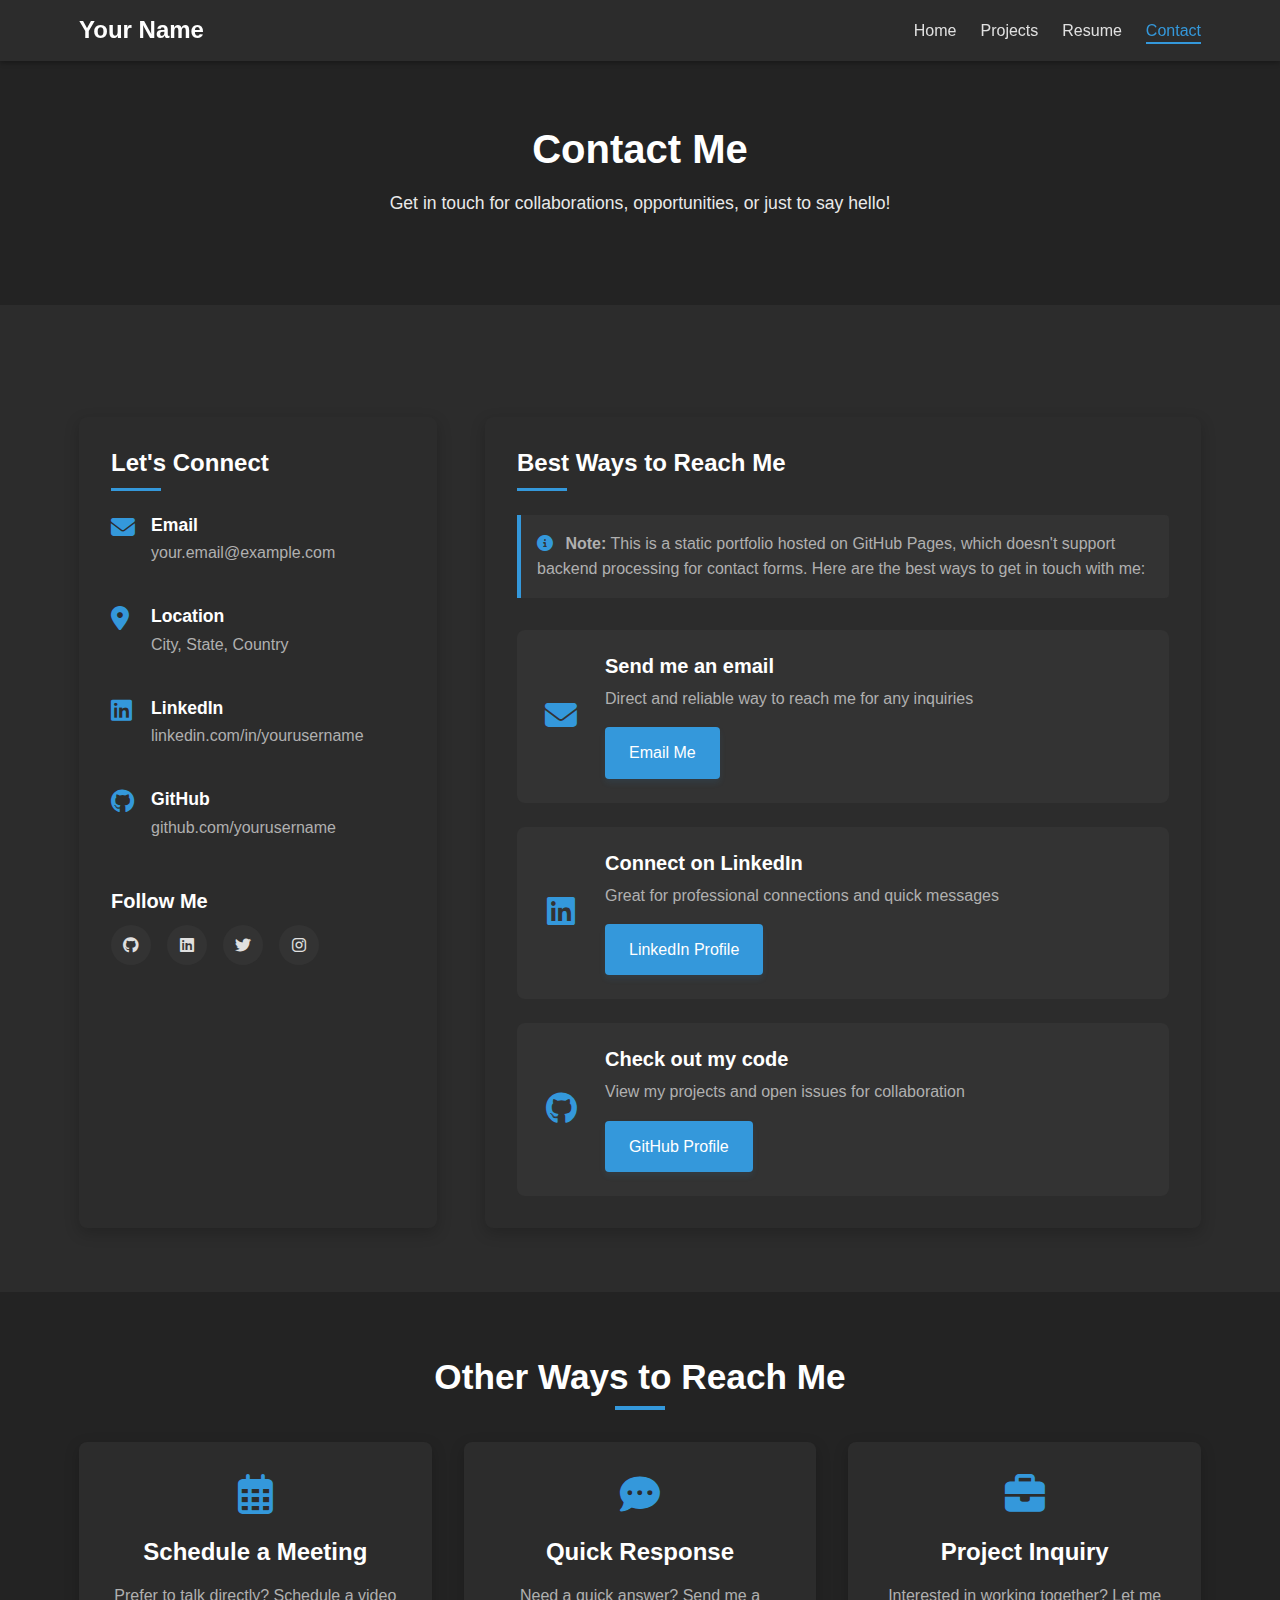
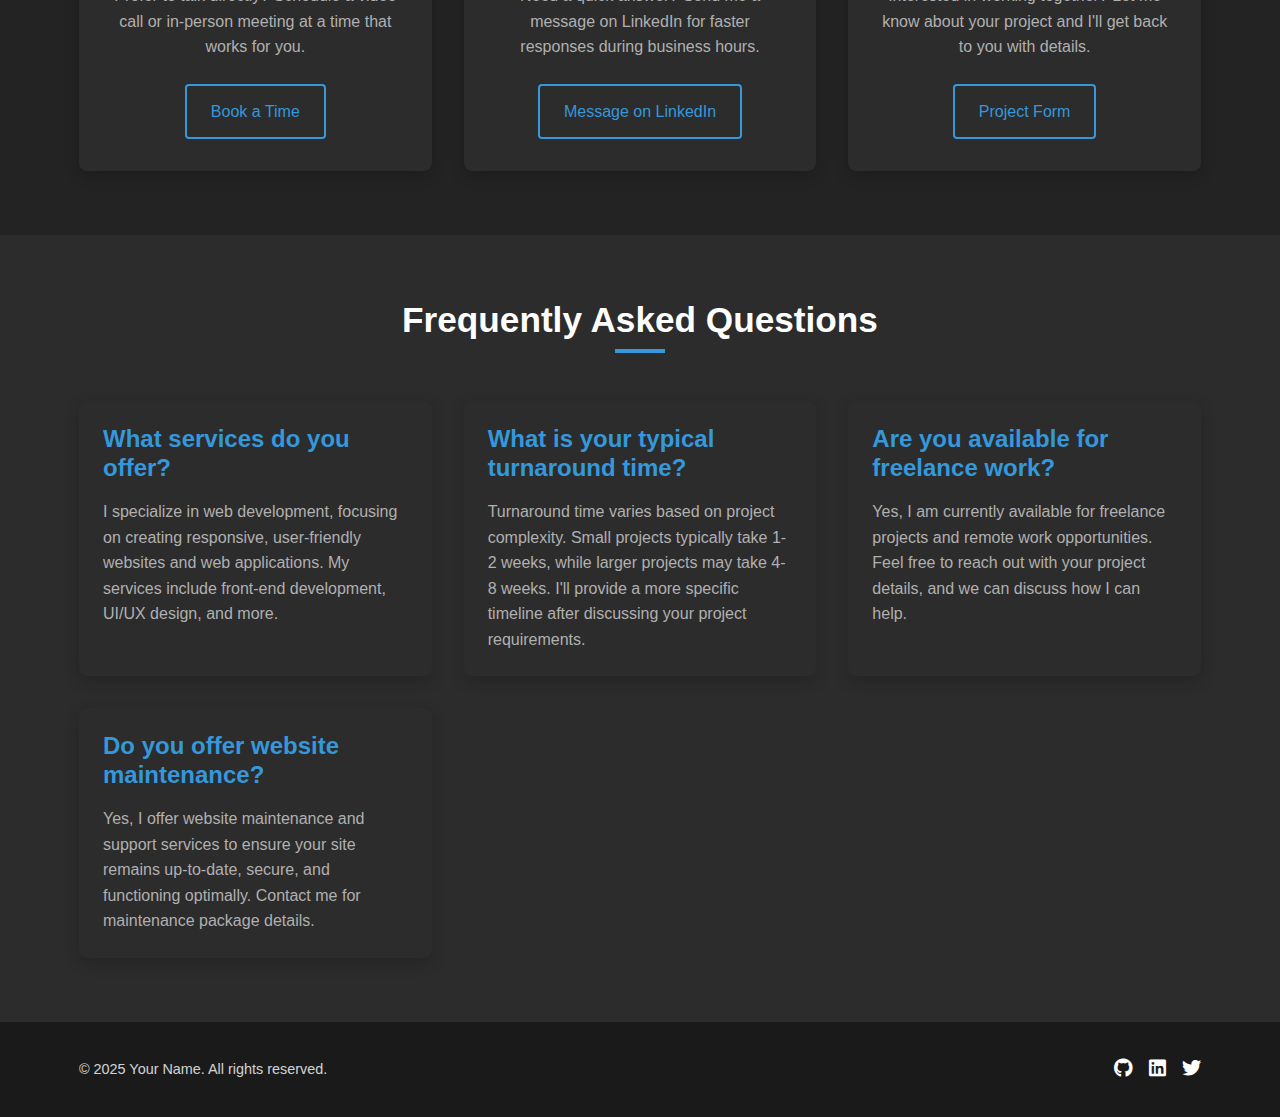
<file: pages/contact.html>
<!DOCTYPE html>
<html lang="en">
<head>
    <!-- Basic meta tags for proper rendering and SEO -->
    <meta charset="UTF-8">
    <meta name="viewport" content="width=device-width, initial-scale=1.0">
    <meta http-equiv="X-UA-Compatible" content="ie=edge">
    
    <!-- Title that appears in the browser tab -->
    <title>My Portfolio | Contact</title>
    
    <!-- Link to the stylesheet -->
    <link rel="stylesheet" href="../css/styles.css">
    
    <!-- Font Awesome for icons (from CDN) -->
    <link rel="stylesheet" href="https://cdnjs.cloudflare.com/ajax/libs/font-awesome/6.4.0/css/all.min.css">
</head>
<body>
    <!-- Header section with navigation -->
    <header>
        <div class="container">
            <!-- Your Name/Logo -->
            <div class="logo">
                <h1>Your Name</h1>
            </div>
            
            <!-- Navigation Menu -->
            <nav>
                <ul>
                    <li><a href="../index.html">Home</a></li>
                    <li><a href="projects.html">Projects</a></li>
                    <li><a href="resume.html">Resume</a></li>
                    <li><a href="contact.html" class="active">Contact</a></li>
                </ul>
            </nav>
        </div>
    </header>

    <!-- Main content area -->
    <main>
        <!-- Contact section header -->
        <section class="page-header">
            <div class="container">
                <h2>Contact Me</h2>
                <p>Get in touch for collaborations, opportunities, or just to say hello!</p>
            </div>
        </section>

        <!-- Contact information and form -->
        <section class="contact-section">
            <div class="container">
                <!-- Contact grid layout -->
                <div class="contact-grid">
                    <!-- Contact information -->
                    <div class="contact-info">
                        <h3>Let's Connect</h3>
                        
                        <div class="info-item">
                            <i class="fas fa-envelope"></i>
                            <div>
                                <h4>Email</h4>
                                <p><a href="mailto:your.email@example.com">your.email@example.com</a></p>
                            </div>
                        </div>
                        
                        <div class="info-item">
                            <i class="fas fa-map-marker-alt"></i>
                            <div>
                                <h4>Location</h4>
                                <p>City, State, Country</p>
                            </div>
                        </div>
                        
                        <div class="info-item">
                            <i class="fab fa-linkedin"></i>
                            <div>
                                <h4>LinkedIn</h4>
                                <p><a href="https://linkedin.com/in/yourusername" target="_blank">linkedin.com/in/yourusername</a></p>
                            </div>
                        </div>
                        
                        <div class="info-item">
                            <i class="fab fa-github"></i>
                            <div>
                                <h4>GitHub</h4>
                                <p><a href="https://github.com/yourusername" target="_blank">github.com/yourusername</a></p>
                            </div>
                        </div>
                        
                        <div class="social-media">
                            <h4>Follow Me</h4>
                            <div class="social-icons">
                                <a href="https://github.com/yourusername" target="_blank"><i class="fab fa-github"></i></a>
                                <a href="https://linkedin.com/in/yourusername" target="_blank"><i class="fab fa-linkedin"></i></a>
                                <a href="https://twitter.com/yourusername" target="_blank"><i class="fab fa-twitter"></i></a>
                                <a href="https://instagram.com/yourusername" target="_blank"><i class="fab fa-instagram"></i></a>
                            </div>
                        </div>
                    </div>
                    
                    <!-- Best Ways to Contact section -->
                    <div class="contact-form">
                        <h3>Best Ways to Reach Me</h3>
                        
                        <!-- Note about contact form -->
                        <div class="note-box">
                            <p><i class="fas fa-info-circle"></i> <strong>Note:</strong> This is a static portfolio hosted on GitHub Pages, which doesn't support backend processing for contact forms. Here are the best ways to get in touch with me:</p>
                        </div>
                        
                        <div class="contact-options">
                            <!-- Email Option -->
                            <div class="contact-option">
                                <div class="contact-option-icon">
                                    <i class="fas fa-envelope"></i>
                                </div>
                                <div class="contact-option-details">
                                    <h4>Send me an email</h4>
                                    <p>Direct and reliable way to reach me for any inquiries</p>
                                    <a href="mailto:your.email@example.com" class="btn primary-btn">Email Me</a>
                                </div>
                            </div>
                            
                            <!-- LinkedIn Option -->
                            <div class="contact-option">
                                <div class="contact-option-icon">
                                    <i class="fab fa-linkedin"></i>
                                </div>
                                <div class="contact-option-details">
                                    <h4>Connect on LinkedIn</h4>
                                    <p>Great for professional connections and quick messages</p>
                                    <a href="https://linkedin.com/in/yourusername" target="_blank" class="btn primary-btn">LinkedIn Profile</a>
                                </div>
                            </div>
                            
                            <!-- GitHub Option -->
                            <div class="contact-option">
                                <div class="contact-option-icon">
                                    <i class="fab fa-github"></i>
                                </div>
                                <div class="contact-option-details">
                                    <h4>Check out my code</h4>
                                    <p>View my projects and open issues for collaboration</p>
                                    <a href="https://github.com/yourusername" target="_blank" class="btn primary-btn">GitHub Profile</a>
                                </div>
                            </div>
                        </div>
                        
                        <!-- Comment explaining how to implement a working form -->
                        <!--
                        IMPLEMENTATION NOTE FOR STUDENTS:
                        
                        To create a working contact form, you'll need one of these options:
                        
                        1. A backend server to process form submissions (PHP, Node.js, etc.)
                        2. A form submission service like Formspree (https://formspree.io)
                        3. Netlify Forms if you host on Netlify (https://www.netlify.com/products/forms/)
                        
                        Example implementation with Formspree:
                        
                        <form action="https://formspree.io/f/your-form-id" method="POST">
                            <div class="form-group">
                                <label for="name">Name</label>
                                <input type="text" id="name" name="name" required>
                            </div>
                            
                            <div class="form-group">
                                <label for="email">Email</label>
                                <input type="email" id="email" name="email" required>
                            </div>
                            
                            <div class="form-group">
                                <label for="message">Message</label>
                                <textarea id="message" name="message" rows="5" required></textarea>
                            </div>
                            
                            <button type="submit" class="btn primary-btn">Send Message</button>
                        </form>
                        -->
                    </div>
                </div>
            </div>
        </section>

        <!-- Alternative contact methods section -->
        <section class="alternative-contact">
            <div class="container">
                <h2 class="section-title">Other Ways to Reach Me</h2>
                
                <div class="contact-methods">
                    <!-- Scheduling -->
                    <div class="contact-method-card">
                        <i class="far fa-calendar-alt"></i>
                        <h3>Schedule a Meeting</h3>
                        <p>Prefer to talk directly? Schedule a video call or in-person meeting at a time that works for you.</p>
                        <a href="#" class="btn secondary-btn">Book a Time</a>
                    </div>
                    
                    <!-- Quick Response -->
                    <div class="contact-method-card">
                        <i class="fas fa-comment-dots"></i>
                        <h3>Quick Response</h3>
                        <p>Need a quick answer? Send me a message on LinkedIn for faster responses during business hours.</p>
                        <a href="https://linkedin.com/in/yourusername" target="_blank" class="btn secondary-btn">Message on LinkedIn</a>
                    </div>
                    
                    <!-- Project Inquiry -->
                    <div class="contact-method-card">
                        <i class="fas fa-briefcase"></i>
                        <h3>Project Inquiry</h3>
                        <p>Interested in working together? Let me know about your project and I'll get back to you with details.</p>
                        <a href="#" class="btn secondary-btn" onclick="scrollToContactForm(); return false;">Project Form</a>
                    </div>
                </div>
            </div>
        </section>

        <!-- FAQ Section -->
        <section class="faq-section">
            <div class="container">
                <h2 class="section-title">Frequently Asked Questions</h2>
                
                <div class="faq-grid">
                    <!-- FAQ Item 1 -->
                    <div class="faq-item">
                        <h3>What services do you offer?</h3>
                        <p>I specialize in web development, focusing on creating responsive, user-friendly websites and web applications. My services include front-end development, UI/UX design, and more.</p>
                    </div>
                    
                    <!-- FAQ Item 2 -->
                    <div class="faq-item">
                        <h3>What is your typical turnaround time?</h3>
                        <p>Turnaround time varies based on project complexity. Small projects typically take 1-2 weeks, while larger projects may take 4-8 weeks. I'll provide a more specific timeline after discussing your project requirements.</p>
                    </div>
                    
                    <!-- FAQ Item 3 -->
                    <div class="faq-item">
                        <h3>Are you available for freelance work?</h3>
                        <p>Yes, I am currently available for freelance projects and remote work opportunities. Feel free to reach out with your project details, and we can discuss how I can help.</p>
                    </div>
                    
                    <!-- FAQ Item 4 -->
                    <div class="faq-item">
                        <h3>Do you offer website maintenance?</h3>
                        <p>Yes, I offer website maintenance and support services to ensure your site remains up-to-date, secure, and functioning optimally. Contact me for maintenance package details.</p>
                    </div>
                </div>
            </div>
        </section>
    </main>

    <!-- Footer section -->
    <footer>
        <div class="container">
            <div class="footer-content">
                <!-- Copyright information -->
                <div class="copyright">
                    <p>&copy; 2025 Your Name. All rights reserved.</p>
                </div>
                
                <!-- Social media links -->
                <div class="social-links">
                    <!-- Add your social media profiles here -->
                    <a href="https://github.com/yourusername" target="_blank" aria-label="GitHub"><i class="fab fa-github"></i></a>
                    <a href="https://linkedin.com/in/yourusername" target="_blank" aria-label="LinkedIn"><i class="fab fa-linkedin"></i></a>
                    <a href="https://twitter.com/yourusername" target="_blank" aria-label="Twitter"><i class="fab fa-twitter"></i></a>
                    <!-- Add more social links as needed -->
                </div>
            </div>
        </div>
    </footer>

    <!-- Link to JavaScript file -->
    <script src="../js/scripts.js"></script>
    
    <!-- Additional JavaScript for the contact page -->
    <script>
        // Function to scroll to the contact form
        function scrollToContactForm() {
            const contactForm = document.querySelector('.contact-form');
            if (contactForm) {
                contactForm.scrollIntoView({ behavior: 'smooth' });
                
                // Optional: Highlight the form by adding a class
                contactForm.classList.add('highlight');
                
                // Remove highlight class after animation
                setTimeout(function() {
                    contactForm.classList.remove('highlight');
                }, 1500);
            }
        }
    </script>
</body>
</html>
</file>
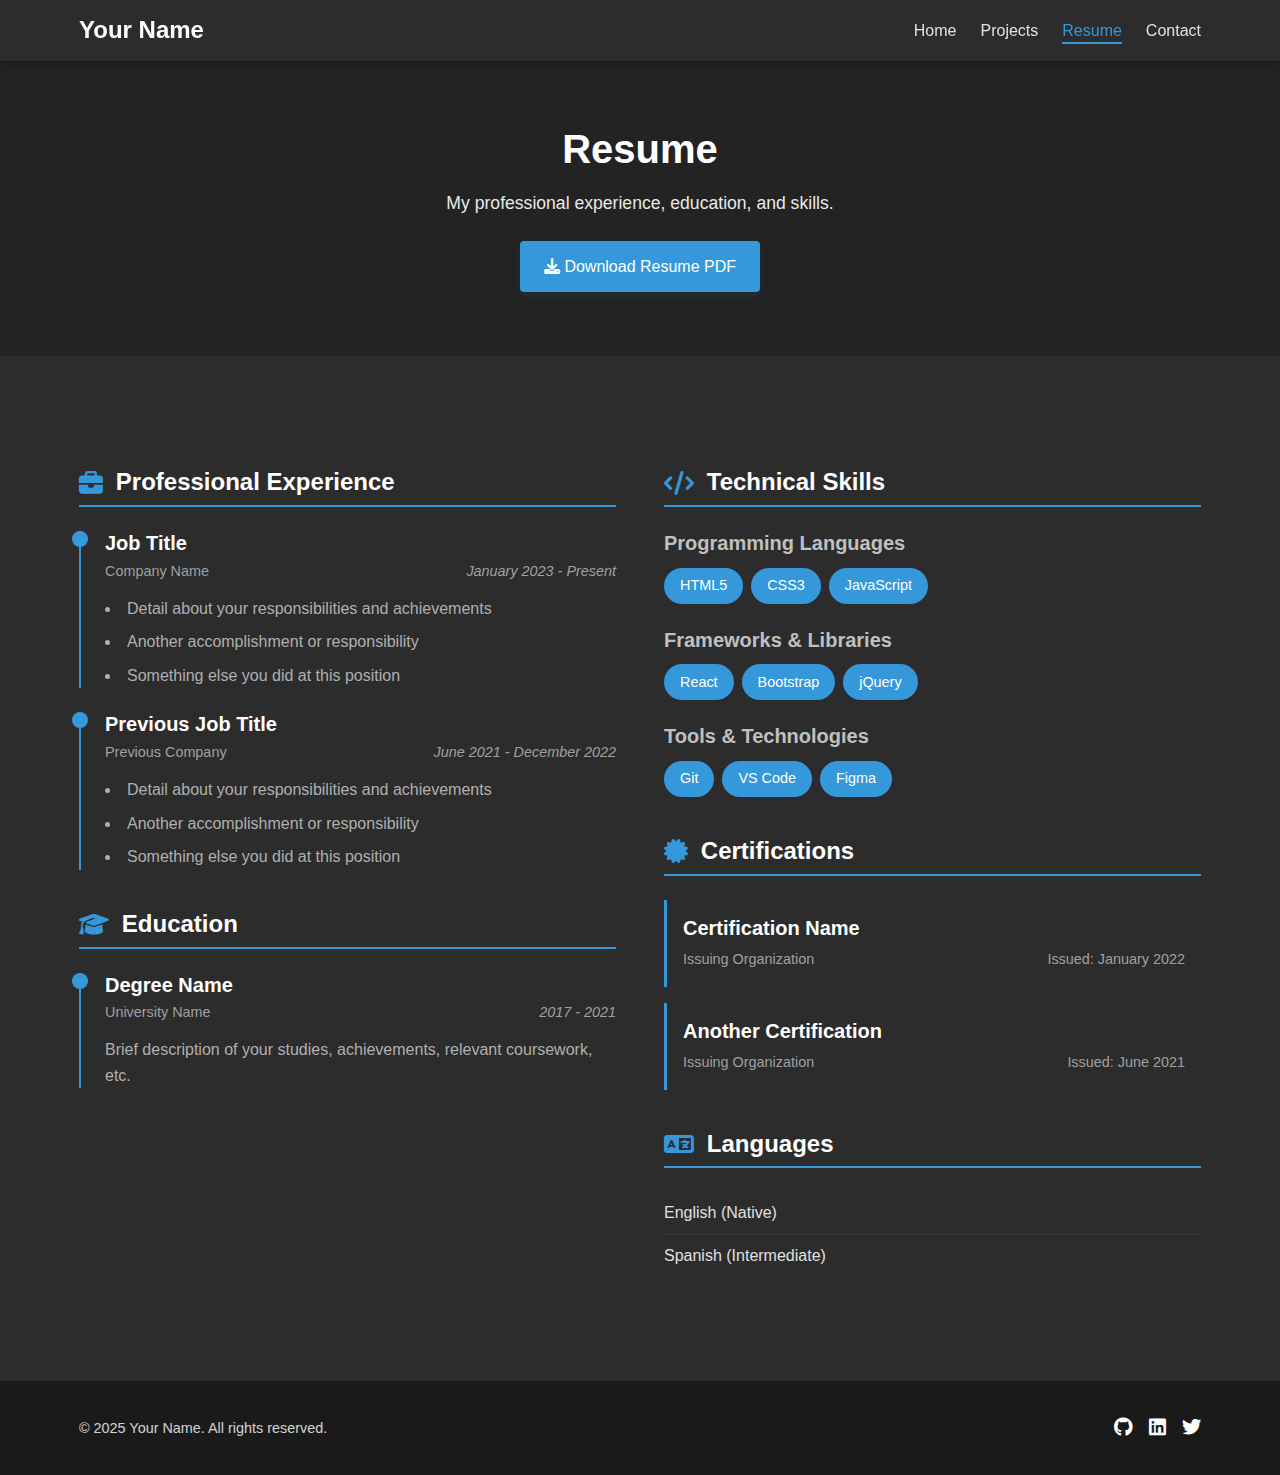
<file: pages/resume.html>
<!DOCTYPE html>
<html lang="en">
<head>
    <!-- Basic meta tags for proper rendering and SEO -->
    <meta charset="UTF-8">
    <meta name="viewport" content="width=device-width, initial-scale=1.0">
    <meta http-equiv="X-UA-Compatible" content="ie=edge">
    
    <!-- Title that appears in the browser tab -->
    <title>My Portfolio | Resume</title>
    
    <!-- Link to the stylesheet -->
    <link rel="stylesheet" href="../css/styles.css">
    
    <!-- Font Awesome for icons (from CDN) -->
    <link rel="stylesheet" href="https://cdnjs.cloudflare.com/ajax/libs/font-awesome/6.4.0/css/all.min.css">
</head>
<body>
    <!-- Header section with navigation -->
    <header>
        <div class="container">
            <!-- Your Name/Logo -->
            <div class="logo">
                <h1>Your Name</h1>
            </div>
            
            <!-- Navigation Menu -->
            <nav>
                <ul>
                    <li><a href="../index.html">Home</a></li>
                    <li><a href="projects.html">Projects</a></li>
                    <li><a href="resume.html" class="active">Resume</a></li>
                    <li><a href="contact.html">Contact</a></li>
                </ul>
            </nav>
        </div>
    </header>

    <!-- Main content area -->
    <main>
        <!-- Resume section header -->
        <section class="page-header">
            <div class="container">
                <h2>Resume</h2>
                <p>My professional experience, education, and skills.</p>
                <!-- Download resume button -->
                <a href="../assets/Your_Name_Resume.pdf" download class="btn primary-btn">
                    <i class="fas fa-download"></i> Download Resume PDF
                </a>
            </div>
        </section>

        <!-- Resume content section -->
        <section class="resume-content">
            <div class="container">
                <!-- Resume grid layout -->
                <div class="resume-grid">
                    <!-- Left column - Experience & Education -->
                    <div class="resume-left">
                        <!-- Professional Experience -->
                        <div class="resume-section">
                            <h3 class="resume-section-title">
                                <i class="fas fa-briefcase"></i> Professional Experience
                            </h3>
                            
                            <!-- Job 1 -->
                            <div class="resume-item">
                                <h4>Job Title</h4>
                                <div class="resume-item-details">
                                    <span class="resume-item-company">Company Name</span>
                                    <span class="resume-item-date">January 2023 - Present</span>
                                </div>
                                <ul class="resume-item-description">
                                    <li>Detail about your responsibilities and achievements</li>
                                    <li>Another accomplishment or responsibility</li>
                                    <li>Something else you did at this position</li>
                                </ul>
                            </div>
                            
                            <!-- Job 2 -->
                            <div class="resume-item">
                                <h4>Previous Job Title</h4>
                                <div class="resume-item-details">
                                    <span class="resume-item-company">Previous Company</span>
                                    <span class="resume-item-date">June 2021 - December 2022</span>
                                </div>
                                <ul class="resume-item-description">
                                    <li>Detail about your responsibilities and achievements</li>
                                    <li>Another accomplishment or responsibility</li>
                                    <li>Something else you did at this position</li>
                                </ul>
                            </div>
                            
                            <!-- Add more jobs as needed -->
                        </div>
                        
                        <!-- Education -->
                        <div class="resume-section">
                            <h3 class="resume-section-title">
                                <i class="fas fa-graduation-cap"></i> Education
                            </h3>
                            
                            <!-- Education 1 -->
                            <div class="resume-item">
                                <h4>Degree Name</h4>
                                <div class="resume-item-details">
                                    <span class="resume-item-company">University Name</span>
                                    <span class="resume-item-date">2017 - 2021</span>
                                </div>
                                <p class="resume-item-description">
                                    Brief description of your studies, achievements, relevant coursework, etc.
                                </p>
                            </div>
                            
                            <!-- Add more education items as needed -->
                        </div>
                    </div>
                    
                    <!-- Right column - Skills & Certifications -->
                    <div class="resume-right">
                        <!-- Skills -->
                        <div class="resume-section">
                            <h3 class="resume-section-title">
                                <i class="fas fa-code"></i> Technical Skills
                            </h3>
                            
                            <div class="skills-categories">
                                <!-- Programming Languages -->
                                <div class="skill-category">
                                    <h4>Programming Languages</h4>
                                    <ul class="skills-list">
                                        <li>HTML5</li>
                                        <li>CSS3</li>
                                        <li>JavaScript</li>
                                        <!-- Add more as needed -->
                                    </ul>
                                </div>
                                
                                <!-- Frameworks & Libraries -->
                                <div class="skill-category">
                                    <h4>Frameworks & Libraries</h4>
                                    <ul class="skills-list">
                                        <li>React</li>
                                        <li>Bootstrap</li>
                                        <li>jQuery</li>
                                        <!-- Add more as needed -->
                                    </ul>
                                </div>
                                
                                <!-- Tools & Technologies -->
                                <div class="skill-category">
                                    <h4>Tools & Technologies</h4>
                                    <ul class="skills-list">
                                        <li>Git</li>
                                        <li>VS Code</li>
                                        <li>Figma</li>
                                        <!-- Add more as needed -->
                                    </ul>
                                </div>
                            </div>
                        </div>
                        
                        <!-- Certifications -->
                        <div class="resume-section">
                            <h3 class="resume-section-title">
                                <i class="fas fa-certificate"></i> Certifications
                            </h3>
                            
                            <div class="certifications-list">
                                <!-- Certification 1 -->
                                <div class="certification-item">
                                    <h4>Certification Name</h4>
                                    <div class="certification-details">
                                        <span>Issuing Organization</span>
                                        <span>Issued: January 2022</span>
                                    </div>
                                </div>
                                
                                <!-- Certification 2 -->
                                <div class="certification-item">
                                    <h4>Another Certification</h4>
                                    <div class="certification-details">
                                        <span>Issuing Organization</span>
                                        <span>Issued: June 2021</span>
                                    </div>
                                </div>
                                
                                <!-- Add more certifications as needed -->
                            </div>
                        </div>
                        
                        <!-- Languages -->
                        <div class="resume-section">
                            <h3 class="resume-section-title">
                                <i class="fas fa-language"></i> Languages
                            </h3>
                            
                            <ul class="languages-list">
                                <li>English (Native)</li>
                                <li>Spanish (Intermediate)</li>
                                <!-- Add more languages as needed -->
                            </ul>
                        </div>
                    </div>
                </div>
            </div>
        </section>
    </main>

    <!-- Footer section -->
    <footer>
        <div class="container">
            <div class="footer-content">
                <!-- Copyright information -->
                <div class="copyright">
                    <p>&copy; 2025 Your Name. All rights reserved.</p>
                </div>
                
                <!-- Social media links -->
                <div class="social-links">
                    <!-- Add your social media profiles here -->
                    <a href="https://github.com/yourusername" target="_blank" aria-label="GitHub"><i class="fab fa-github"></i></a>
                    <a href="https://linkedin.com/in/yourusername" target="_blank" aria-label="LinkedIn"><i class="fab fa-linkedin"></i></a>
                    <a href="https://twitter.com/yourusername" target="_blank" aria-label="Twitter"><i class="fab fa-twitter"></i></a>
                    <!-- Add more social links as needed -->
                </div>
            </div>
        </div>
    </footer>

    <!-- Link to JavaScript file -->
    <script src="../js/scripts.js"></script>
</body>
</html>
</file>
<file: css/styles.css>
/* 
   Main Stylesheet for Portfolio Template - styles.css
   This file contains core styles and imports other specific stylesheets
*/

/* Import all component stylesheets */
@import url('base.css');         /* Reset and base styles */
@import url('layout.css');       /* Layout and containers */
@import url('typography.css');   /* Typography styles */
@import url('components.css');   /* Common components like buttons, forms */
@import url('header-footer.css');/* Header and footer styles */
@import url('home.css');         /* Home page specific styles */
@import url('projects.css');     /* Projects page specific styles */
@import url('resume.css');       /* Resume page specific styles */
@import url('contact.css');      /* Contact page specific styles */
@import url('responsive.css');   /* Media queries for responsive design */
</file>
